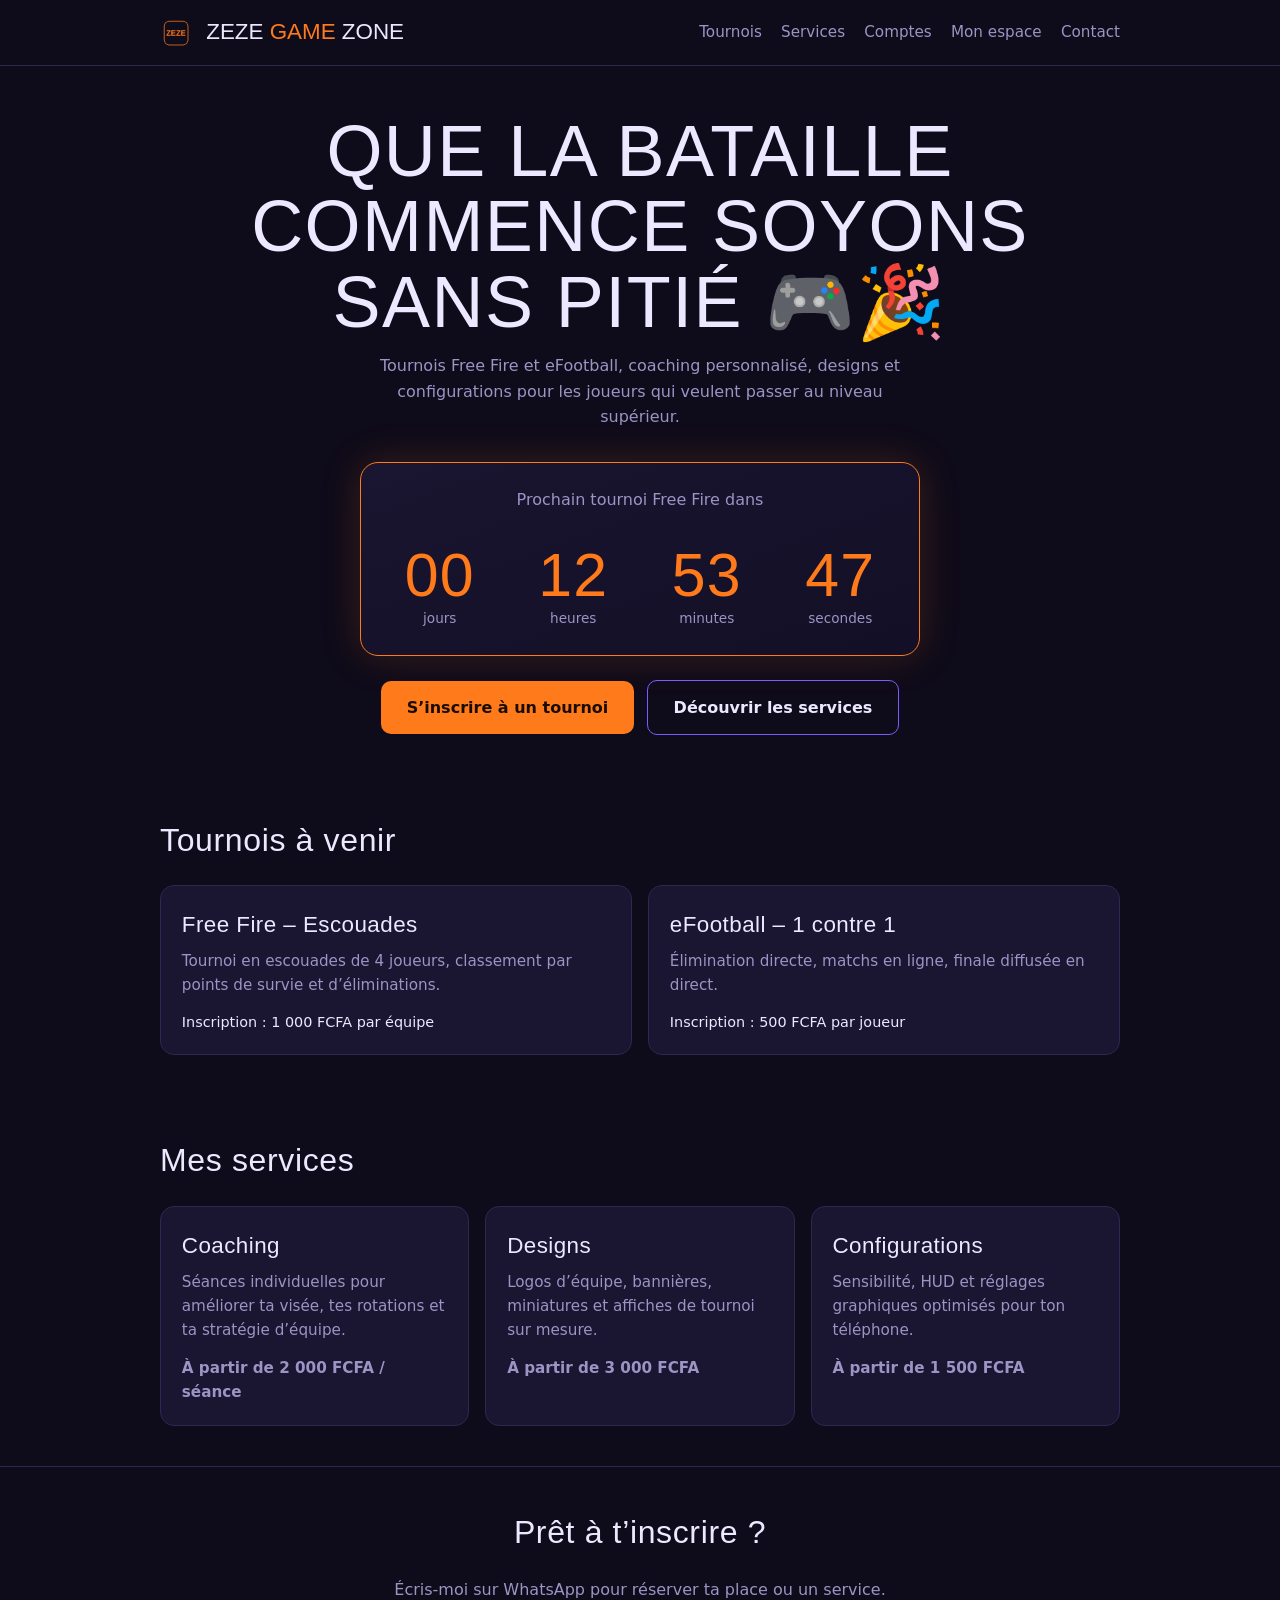
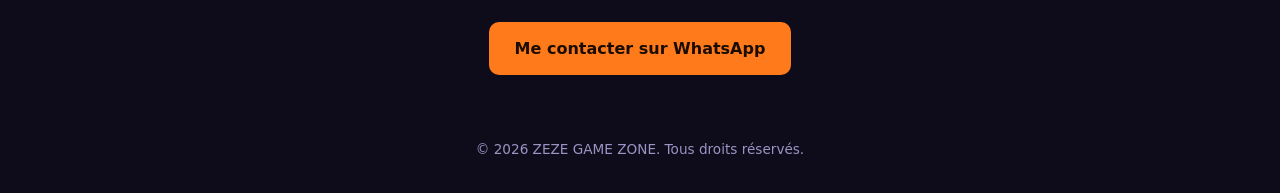
<file: index.html>
<!DOCTYPE html>
<html lang="fr">
<head>
<meta charset="UTF-8">
<meta name="viewport" content="width=device-width, initial-scale=1">
<title>ZEZE GAME ZONE – Tournois Free Fire et eFootball</title>
<style>
  /* ===== 1. Variables : modifie les couleurs ici ===== */
  :root {
    --fond: #0e0b1a;
    --carte: #1a1530;
    --ligne: #2e2750;
    --texte: #ece8ff;
    --discret: #9b94c4;
    --accent: #ff7a1a;
    --accent-2: #7c5cff;
  }
  * { box-sizing: border-box; margin: 0; padding: 0; }
  html { scroll-behavior: smooth; }
  body {
    background: var(--fond);
    color: var(--texte);
    font-family: system-ui, -apple-system, "Segoe UI", Roboto, sans-serif;
    line-height: 1.6;
  }
  h1, h2, h3, .chiffre {
    font-family: "Impact", "Arial Narrow", "Roboto Condensed", sans-serif;
    letter-spacing: .02em;
    font-weight: 400;
  }
  a { color: inherit; text-decoration: none; }
  :focus-visible { outline: 3px solid var(--accent); outline-offset: 3px; }
  .conteneur { width: min(100% - 2rem, 960px); margin-inline: auto; }

  /* ===== 2. Barre de navigation ===== */
  header { border-bottom: 1px solid var(--ligne); }
  nav { display: flex; flex-wrap: wrap; justify-content: space-between; align-items: center; gap: 1rem; padding: .9rem 0; }
  .logo { font-family: "Impact", sans-serif; font-size: 1.4rem; }
  .logo img { vertical-align: middle; margin-right: .5rem; }
  .logo span { color: var(--accent); }
  nav ul { display: flex; gap: 1.2rem; list-style: none; font-size: .95rem; color: var(--discret); }
  nav a:hover { color: var(--texte); }

  /* ===== 3. Hero + compteur ===== */
  .hero { padding: 3rem 0 2.5rem; text-align: center; }
  .hero h1 { font-size: clamp(2.4rem, 9vw, 4.5rem); line-height: 1.05; margin-bottom: .8rem; }
  .hero p { color: var(--discret); max-width: 34rem; margin: 0 auto 2rem; }

  .compteur-boite {
    background: linear-gradient(160deg, var(--carte), #130f26);
    border: 1px solid var(--accent);
    border-radius: 18px;
    padding: 1.5rem 1rem;
    box-shadow: 0 0 40px rgba(255, 122, 26, .18);
    max-width: 560px;
    margin: 0 auto 1.5rem;
  }
  .compteur-titre { color: var(--discret); margin-bottom: 1rem; }
  .compteur { display: grid; grid-template-columns: repeat(4, 1fr); gap: .5rem; }
  .chiffre { display: block; font-size: clamp(2.2rem, 11vw, 3.8rem); color: var(--accent); line-height: 1; }
  .unite { font-size: .85rem; color: var(--discret); }

  .bouton {
    display: inline-block;
    background: var(--accent);
    color: #1a0d00;
    font-weight: 700;
    padding: .85rem 1.6rem;
    border-radius: 10px;
    transition: transform .15s;
  }
  .bouton:hover { transform: translateY(-2px); }
  .bouton.secondaire { background: transparent; color: var(--texte); border: 1px solid var(--accent-2); margin-left: .5rem; }

  /* ===== 4. Sections ===== */
  section { padding: 2.5rem 0; }
  section h2 { font-size: 2rem; margin-bottom: 1.2rem; }
  .grille { display: grid; gap: 1rem; grid-template-columns: repeat(auto-fit, minmax(240px, 1fr)); }
  .carte {
    background: var(--carte);
    border: 1px solid var(--ligne);
    border-radius: 14px;
    padding: 1.3rem;
  }
  .carte h3 { font-size: 1.4rem; margin-bottom: .4rem; }
  .carte p { color: var(--discret); font-size: .95rem; }
  .carte .detail { margin-top: .8rem; color: var(--texte); font-size: .9rem; }
  .prix { color: var(--accent); font-weight: 700; margin-top: .8rem; }

  /* ===== 5. Contact + pied de page ===== */
  .contact { text-align: center; border-top: 1px solid var(--ligne); }
  .contact p { color: var(--discret); margin-bottom: 1.2rem; }
  footer { text-align: center; color: var(--discret); font-size: .85rem; padding: 1.5rem 0 2rem; }

  @media (max-width: 520px) {
    nav ul { gap: .8rem; font-size: .85rem; }
    .bouton.secondaire { margin: .6rem 0 0; }
  }
  @media (prefers-reduced-motion: reduce) { * { transition: none !important; scroll-behavior: auto !important; } }
</style>
<link rel="icon" type="image/png" href="icon-192.png">
<link rel="manifest" href="manifest.json">
<meta name="theme-color" content="#0e0b1a">
<link rel="apple-touch-icon" href="icon-192.png">
</head>
<body>

<header>
  <nav class="conteneur">
    <a href="#haut" class="logo"><img src="icon-192.png" alt="" width="32" height="32"> ZEZE <span>GAME</span> ZONE</a>
    <ul>
      <li><a href="#tournois">Tournois</a></li>
      <li><a href="services.html">Services</a></li>
      <li><a href="comptes.html">Comptes</a></li>
      <li><a href="connexion.html">Mon espace</a></li>
      <li><a href="#contact">Contact</a></li>
    </ul>
  </nav>
</header>

<main id="haut">
  <!-- HERO + COMPTEUR -->
  <div class="hero conteneur">
    <h1>QUE LA BATAILLE COMMENCE SOYONS SANS PITIÉ 🎮🎉</h1>
    <p>Tournois Free Fire et eFootball, coaching personnalisé, designs et configurations pour les joueurs qui veulent passer au niveau supérieur.</p>

    <div class="compteur-boite">
      <p class="compteur-titre" id="nom-tournoi">Prochain tournoi Free Fire dans</p>
      <div class="compteur" role="timer" aria-live="off">
        <div><span class="chiffre" id="jours">00</span><span class="unite">jours</span></div>
        <div><span class="chiffre" id="heures">00</span><span class="unite">heures</span></div>
        <div><span class="chiffre" id="minutes">00</span><span class="unite">minutes</span></div>
        <div><span class="chiffre" id="secondes">00</span><span class="unite">secondes</span></div>
      </div>
    </div>

    <a href="inscription.html" class="bouton">S’inscrire à un tournoi</a>
    <a href="services.html" class="bouton secondaire">Découvrir les services</a>
  </div>

  <!-- TOURNOIS -->
  <section id="tournois" class="conteneur">
    <h2>Tournois à venir</h2>
    <div class="grille">
      <article class="carte">
        <h3>Free Fire – Escouades</h3>
        <p>Tournoi en escouades de 4 joueurs, classement par points de survie et d’éliminations.</p>
        <p class="detail">Inscription : 1 000 FCFA par équipe</p>
      </article>
      <article class="carte">
        <h3>eFootball – 1 contre 1</h3>
        <p>Élimination directe, matchs en ligne, finale diffusée en direct.</p>
        <p class="detail">Inscription : 500 FCFA par joueur</p>
      </article>
    </div>
  </section>

  <!-- SERVICES -->
  <section id="services" class="conteneur">
    <h2>Mes services</h2>
    <div class="grille">
      <article class="carte">
        <h3>Coaching</h3>
        <p>Séances individuelles pour améliorer ta visée, tes rotations et ta stratégie d’équipe.</p>
        <p class="prix">À partir de 2 000 FCFA / séance</p>
      </article>
      <article class="carte">
        <h3>Designs</h3>
        <p>Logos d’équipe, bannières, miniatures et affiches de tournoi sur mesure.</p>
        <p class="prix">À partir de 3 000 FCFA</p>
      </article>
      <article class="carte">
        <h3>Configurations</h3>
        <p>Sensibilité, HUD et réglages graphiques optimisés pour ton téléphone.</p>
        <p class="prix">À partir de 1 500 FCFA</p>
      </article>
    </div>
  </section>

  <!-- CONTACT -->
  <section id="contact" class="contact">
    <div class="conteneur">
      <h2>Prêt à t’inscrire ?</h2>
      <p>Écris-moi sur WhatsApp pour réserver ta place ou un service.</p>
      <!-- Numéro WhatsApp : indicatif + numéro, sans + ni espaces -->
      <a class="bouton" href="https://wa.me/2250171194065">Me contacter sur WhatsApp</a>
    </div>
  </section>
</main>

<footer>© 2026 ZEZE GAME ZONE. Tous droits réservés.</footer>

<script>
  // ===== Réglages du compteur : modifie ces deux lignes =====
  const NOM_TOURNOI = "Prochain tournoi Free Fire dans";
  const DATE_TOURNOI = new Date("2026-12-05T18:00:00"); // AAAA-MM-JJ puis heure

  document.getElementById("nom-tournoi").textContent = NOM_TOURNOI;

  function deuxChiffres(n) { return String(n).padStart(2, "0"); }

  function majCompteur() {
    const reste = DATE_TOURNOI - new Date();
    if (reste <= 0) {
      document.getElementById("nom-tournoi").textContent = "Le tournoi a commencé !";
      ["jours", "heures", "minutes", "secondes"].forEach(id => {
        document.getElementById(id).textContent = "00";
      });
      return;
    }
    const s = Math.floor(reste / 1000);
    document.getElementById("jours").textContent = deuxChiffres(Math.floor(s / 86400));
    document.getElementById("heures").textContent = deuxChiffres(Math.floor((s % 86400) / 3600));
    document.getElementById("minutes").textContent = deuxChiffres(Math.floor((s % 3600) / 60));
    document.getElementById("secondes").textContent = deuxChiffres(s % 60);
  }

  majCompteur();
  setInterval(majCompteur, 1000);
</script>
<script src="pwa.js"></script>
</body>
</html>
</file>
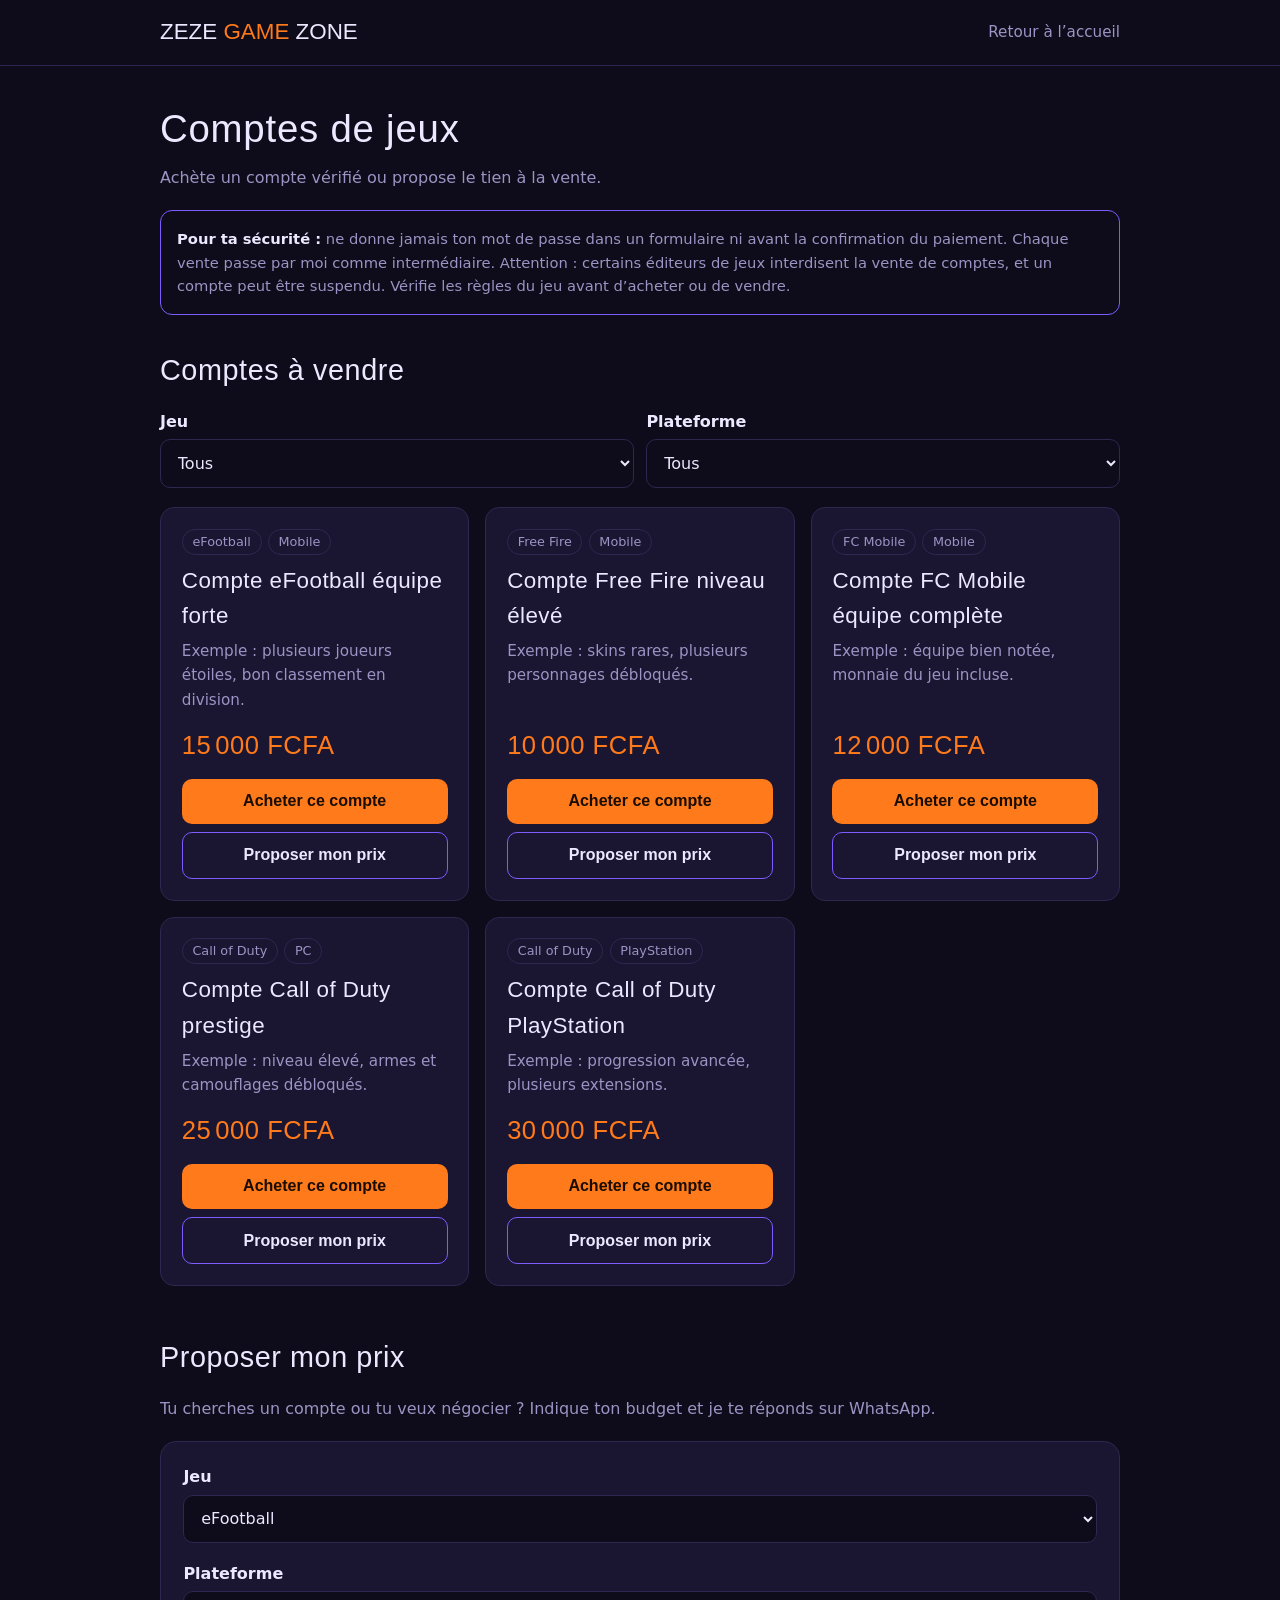
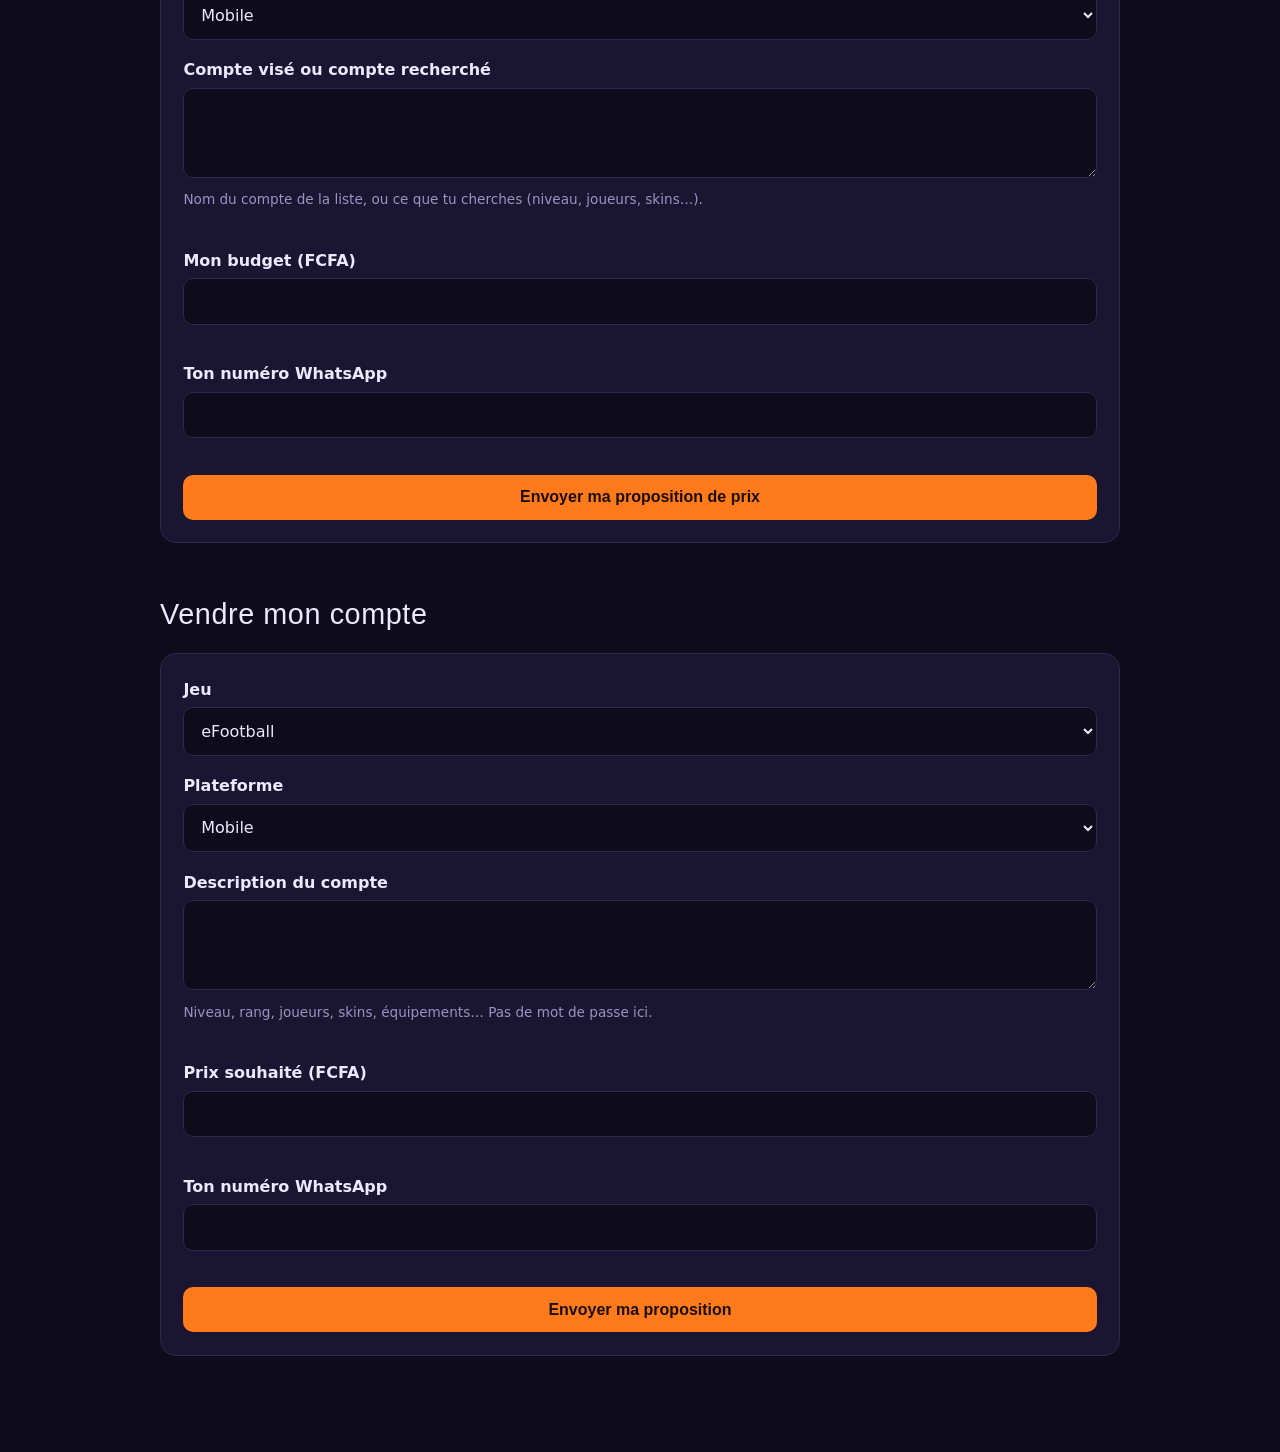
<file: comptes.html>
<!DOCTYPE html>
<html lang="fr">
<head>
<meta charset="UTF-8">
<meta name="viewport" content="width=device-width, initial-scale=1">
<title>Comptes de jeux – ZEZE GAME ZONE</title>
<style>
  :root {
    --fond: #0e0b1a;
    --carte: #1a1530;
    --ligne: #2e2750;
    --texte: #ece8ff;
    --discret: #9b94c4;
    --accent: #ff7a1a;
    --accent-2: #7c5cff;
    --erreur: #ff5c7a;
  }
  * { box-sizing: border-box; margin: 0; padding: 0; }
  body {
    background: var(--fond);
    color: var(--texte);
    font-family: system-ui, -apple-system, "Segoe UI", Roboto, sans-serif;
    line-height: 1.6;
  }
  h1, h2, h3, .prix { font-family: "Impact", "Arial Narrow", sans-serif; font-weight: 400; letter-spacing: .02em; }
  a { color: inherit; text-decoration: none; }
  :focus-visible { outline: 3px solid var(--accent); outline-offset: 3px; }
  .conteneur { width: min(100% - 2rem, 960px); margin-inline: auto; }

  header { border-bottom: 1px solid var(--ligne); }
  nav { display: flex; justify-content: space-between; align-items: center; gap: 1rem; padding: .9rem 0; }
  .logo { font-family: "Impact", sans-serif; font-size: 1.4rem; }
  .logo span { color: var(--accent); }
  nav a.retour { color: var(--discret); font-size: .95rem; }

  main { padding: 2rem 0 3rem; }
  h1 { font-size: 2.4rem; margin-bottom: .4rem; }
  h2 { font-size: 1.8rem; margin-bottom: 1rem; }
  .intro { color: var(--discret); margin-bottom: 1.2rem; }

  .avertissement {
    border: 1px solid var(--accent-2);
    border-radius: 12px;
    padding: 1rem;
    color: var(--discret);
    font-size: .92rem;
    margin-bottom: 2rem;
  }
  .avertissement strong { color: var(--texte); }

  section { margin-bottom: 3rem; }

  /* Champs et boutons */
  label { display: block; font-weight: 600; margin-bottom: .3rem; }
  input, select, textarea {
    width: 100%;
    background: var(--fond);
    color: var(--texte);
    border: 1px solid var(--ligne);
    border-radius: 10px;
    padding: .8rem;
    font-size: 1rem;
    font-family: inherit;
  }
  textarea { min-height: 90px; resize: vertical; }
  input:focus, select:focus, textarea:focus { border-color: var(--accent); }
  .invalide { border-color: var(--erreur); }
  .erreur { color: var(--erreur); font-size: .85rem; margin-top: .25rem; min-height: 1.1em; }
  .aide { color: var(--discret); font-size: .85rem; margin-top: .25rem; }
  .bouton {
    background: var(--accent);
    color: #1a0d00;
    font-weight: 700;
    font-size: 1rem;
    border: 0;
    border-radius: 10px;
    padding: .85rem;
    cursor: pointer;
  }
  .bouton:hover { filter: brightness(1.08); }
  .bouton.secondaire { background: transparent; color: var(--texte); border: 1px solid var(--accent-2); }
  .boutons-carte { display: grid; gap: .5rem; }

  /* Filtres */
  .filtres { display: grid; gap: .8rem; grid-template-columns: 1fr 1fr; margin-bottom: 1.2rem; }

  /* Cartes */
  .grille { display: grid; gap: 1rem; grid-template-columns: repeat(auto-fit, minmax(260px, 1fr)); }
  .carte {
    background: var(--carte);
    border: 1px solid var(--ligne);
    border-radius: 14px;
    padding: 1.3rem;
    display: flex;
    flex-direction: column;
  }
  .etiquettes { display: flex; gap: .4rem; flex-wrap: wrap; margin-bottom: .5rem; }
  .etiquette { font-size: .8rem; border: 1px solid var(--ligne); border-radius: 999px; padding: .1rem .6rem; color: var(--discret); }
  .carte h3 { font-size: 1.4rem; margin-bottom: .3rem; }
  .carte p.desc { color: var(--discret); font-size: .95rem; flex-grow: 1; }
  .prix { color: var(--accent); font-size: 1.6rem; margin: .8rem 0; }
  .vide { color: var(--discret); grid-column: 1 / -1; }

  /* Formulaire de vente */
  form {
    background: var(--carte);
    border: 1px solid var(--ligne);
    border-radius: 16px;
    padding: 1.4rem;
    display: grid;
    gap: 1.1rem;
  }
</style>
<link rel="manifest" href="manifest.json">
<meta name="theme-color" content="#0e0b1a">
<link rel="apple-touch-icon" href="icon-192.png">
</head>
<body>

<header>
  <nav class="conteneur">
    <a href="index.html" class="logo">ZEZE <span>GAME</span> ZONE</a>
    <a href="index.html" class="retour">Retour à l’accueil</a>
  </nav>
</header>

<main class="conteneur">
  <h1>Comptes de jeux</h1>
  <p class="intro">Achète un compte vérifié ou propose le tien à la vente.</p>

  <div class="avertissement">
    <strong>Pour ta sécurité :</strong> ne donne jamais ton mot de passe dans un formulaire ni avant la confirmation du paiement.
    Chaque vente passe par moi comme intermédiaire. Attention : certains éditeurs de jeux interdisent la vente de comptes,
    et un compte peut être suspendu. Vérifie les règles du jeu avant d’acheter ou de vendre.
  </div>

  <!-- ===== ACHETER ===== -->
  <section id="acheter">
    <h2>Comptes à vendre</h2>

    <div class="filtres">
      <div>
        <label for="filtre-jeu">Jeu</label>
        <select id="filtre-jeu"></select>
      </div>
      <div>
        <label for="filtre-plateforme">Plateforme</label>
        <select id="filtre-plateforme"></select>
      </div>
    </div>

    <div class="grille" id="grille"></div>
  </section>

  <!-- ===== PROPOSER UN PRIX ===== -->
  <section id="offre">
    <h2>Proposer mon prix</h2>
    <p class="intro">Tu cherches un compte ou tu veux négocier ? Indique ton budget et je te réponds sur WhatsApp.</p>
    <form id="formulaire-offre" novalidate>
      <div>
        <label for="offre-jeu">Jeu</label>
        <select id="offre-jeu"></select>
      </div>
      <div>
        <label for="offre-plateforme">Plateforme</label>
        <select id="offre-plateforme"></select>
      </div>
      <div>
        <label for="offre-details">Compte visé ou compte recherché</label>
        <textarea id="offre-details"></textarea>
        <p class="aide">Nom du compte de la liste, ou ce que tu cherches (niveau, joueurs, skins…).</p>
        <p class="erreur" id="err-offre-details"></p>
      </div>
      <div>
        <label for="offre-budget">Mon budget (FCFA)</label>
        <input id="offre-budget" type="text" inputmode="numeric">
        <p class="erreur" id="err-offre-budget"></p>
      </div>
      <div>
        <label for="offre-whatsapp">Ton numéro WhatsApp</label>
        <input id="offre-whatsapp" type="tel" autocomplete="tel">
        <p class="erreur" id="err-offre-whatsapp"></p>
      </div>
      <button type="submit" class="bouton">Envoyer ma proposition de prix</button>
    </form>
  </section>

  <!-- ===== VENDRE ===== -->
  <section id="vendre">
    <h2>Vendre mon compte</h2>
    <form id="formulaire" novalidate>
      <div>
        <label for="jeu">Jeu</label>
        <select id="jeu"></select>
      </div>
      <div>
        <label for="plateforme">Plateforme</label>
        <select id="plateforme"></select>
      </div>
      <div>
        <label for="description">Description du compte</label>
        <textarea id="description"></textarea>
        <p class="aide">Niveau, rang, joueurs, skins, équipements… Pas de mot de passe ici.</p>
        <p class="erreur" id="err-description"></p>
      </div>
      <div>
        <label for="prix-voulu">Prix souhaité (FCFA)</label>
        <input id="prix-voulu" type="text" inputmode="numeric">
        <p class="erreur" id="err-prix-voulu"></p>
      </div>
      <div>
        <label for="whatsapp">Ton numéro WhatsApp</label>
        <input id="whatsapp" type="tel" autocomplete="tel">
        <p class="erreur" id="err-whatsapp"></p>
      </div>
      <button type="submit" class="bouton">Envoyer ma proposition</button>
    </form>
  </section>
</main>

<script>
  // ===== Réglage : ton numéro WhatsApp (indicatif + numéro, sans + ni espaces) =====
  const NUMERO_ORGANISATEUR = "2250171194065";

  const JEUX = ["eFootball", "Free Fire", "FC Mobile", "Call of Duty"];
  const PLATEFORMES = ["Mobile", "PC", "PlayStation"];

  // ===== Catalogue : EXEMPLES à remplacer par tes vrais comptes vérifiés =====
  const COMPTES = [
    { jeu: "eFootball", plateforme: "Mobile", titre: "Compte eFootball équipe forte",
      desc: "Exemple : plusieurs joueurs étoiles, bon classement en division.", prix: 15000 },
    { jeu: "Free Fire", plateforme: "Mobile", titre: "Compte Free Fire niveau élevé",
      desc: "Exemple : skins rares, plusieurs personnages débloqués.", prix: 10000 },
    { jeu: "FC Mobile", plateforme: "Mobile", titre: "Compte FC Mobile équipe complète",
      desc: "Exemple : équipe bien notée, monnaie du jeu incluse.", prix: 12000 },
    { jeu: "Call of Duty", plateforme: "PC", titre: "Compte Call of Duty prestige",
      desc: "Exemple : niveau élevé, armes et camouflages débloqués.", prix: 25000 },
    { jeu: "Call of Duty", plateforme: "PlayStation", titre: "Compte Call of Duty PlayStation",
      desc: "Exemple : progression avancée, plusieurs extensions.", prix: 30000 }
  ];

  function formaterPrix(n) { return n.toLocaleString("fr-FR") + " FCFA"; }

  function ouvrirWhatsApp(message) {
    window.location.href = "https://wa.me/" + NUMERO_ORGANISATEUR + "?text=" + encodeURIComponent(message);
  }

  // Remplit une liste déroulante
  function remplirSelect(select, options, avecTout) {
    if (avecTout) select.add(new Option("Tous", "Tous"));
    options.forEach(o => select.add(new Option(o, o)));
  }

  const filtreJeu = document.getElementById("filtre-jeu");
  const filtrePlateforme = document.getElementById("filtre-plateforme");
  const grille = document.getElementById("grille");

  remplirSelect(filtreJeu, JEUX, true);
  remplirSelect(filtrePlateforme, PLATEFORMES, true);
  remplirSelect(document.getElementById("jeu"), JEUX, false);
  remplirSelect(document.getElementById("plateforme"), PLATEFORMES, false);
  remplirSelect(document.getElementById("offre-jeu"), JEUX, false);
  remplirSelect(document.getElementById("offre-plateforme"), PLATEFORMES, false);

  function ajouter(parent, balise, classe, texte) {
    const el = document.createElement(balise);
    if (classe) el.className = classe;
    el.textContent = texte;
    parent.appendChild(el);
    return el;
  }

  function afficherComptes() {
    grille.innerHTML = "";
    const liste = COMPTES.filter(c =>
      (filtreJeu.value === "Tous" || c.jeu === filtreJeu.value) &&
      (filtrePlateforme.value === "Tous" || c.plateforme === filtrePlateforme.value)
    );

    if (liste.length === 0) {
      ajouter(grille, "p", "vide", "Aucun compte pour ces filtres. Essaie un autre jeu ou une autre plateforme.");
      return;
    }

    liste.forEach(c => {
      const carte = document.createElement("article");
      carte.className = "carte";

      const etiquettes = document.createElement("div");
      etiquettes.className = "etiquettes";
      ajouter(etiquettes, "span", "etiquette", c.jeu);
      ajouter(etiquettes, "span", "etiquette", c.plateforme);
      carte.appendChild(etiquettes);

      ajouter(carte, "h3", "", c.titre);
      ajouter(carte, "p", "desc", c.desc);
      ajouter(carte, "p", "prix", formaterPrix(c.prix));

      const boutons = document.createElement("div");
      boutons.className = "boutons-carte";
      carte.appendChild(boutons);

      const bouton = ajouter(boutons, "button", "bouton", "Acheter ce compte");
      bouton.addEventListener("click", () => {
        ouvrirWhatsApp("Bonjour, je suis intéressé par ce compte : " + c.titre +
          " (" + c.jeu + ", " + c.plateforme + ") à " + formaterPrix(c.prix) + ".");
      });

      // Pré-remplit le formulaire de proposition avec ce compte, puis y fait défiler la page
      const offre = ajouter(boutons, "button", "bouton secondaire", "Proposer mon prix");
      offre.addEventListener("click", () => {
        document.getElementById("offre-jeu").value = c.jeu;
        document.getElementById("offre-plateforme").value = c.plateforme;
        document.getElementById("offre-details").value = c.titre;
        document.getElementById("offre").scrollIntoView({ behavior: "smooth" });
        document.getElementById("offre-budget").focus({ preventScroll: true });
      });

      grille.appendChild(carte);
    });
  }

  filtreJeu.addEventListener("change", afficherComptes);
  filtrePlateforme.addEventListener("change", afficherComptes);
  afficherComptes();

  // ===== Formulaire de vente =====
  function erreur(id, message) {
    document.getElementById("err-" + id).textContent = message;
    document.getElementById(id).classList.toggle("invalide", message !== "");
    return message === "";
  }

  document.getElementById("formulaire").addEventListener("submit", function (e) {
    e.preventDefault();

    const jeu = document.getElementById("jeu").value;
    const plateforme = document.getElementById("plateforme").value;
    const description = document.getElementById("description").value.trim();
    const prixVoulu = document.getElementById("prix-voulu").value.trim();
    const whatsapp = document.getElementById("whatsapp").value.trim();

    const ok = [
      erreur("description", description.length < 15 ? "Décris ton compte (15 caractères minimum)." : ""),
      erreur("prix-voulu", !/^\d{3,}$/.test(prixVoulu) ? "Entre un prix en chiffres, par exemple 10000." : ""),
      erreur("whatsapp", !/^\+?\d[\d\s]{7,}$/.test(whatsapp) ? "Entre un numéro valide (8 chiffres minimum)." : "")
    ].every(Boolean);

    if (!ok) return;

    ouvrirWhatsApp("Bonjour, je veux vendre mon compte.\n" +
      "Jeu : " + jeu + "\n" +
      "Plateforme : " + plateforme + "\n" +
      "Description : " + description + "\n" +
      "Prix souhaité : " + formaterPrix(Number(prixVoulu)) + "\n" +
      "Mon WhatsApp : " + whatsapp);
  });

  // ===== Formulaire de proposition de prix =====
  document.getElementById("formulaire-offre").addEventListener("submit", function (e) {
    e.preventDefault();

    const jeu = document.getElementById("offre-jeu").value;
    const plateforme = document.getElementById("offre-plateforme").value;
    const details = document.getElementById("offre-details").value.trim();
    const budget = document.getElementById("offre-budget").value.trim();
    const whatsapp = document.getElementById("offre-whatsapp").value.trim();

    const ok = [
      erreur("offre-details", details.length < 10 ? "Indique le compte visé ou ce que tu cherches (10 caractères minimum)." : ""),
      erreur("offre-budget", !/^\d{3,}$/.test(budget) ? "Entre ton budget en chiffres, par exemple 8000." : ""),
      erreur("offre-whatsapp", !/^\+?\d[\d\s]{7,}$/.test(whatsapp) ? "Entre un numéro valide (8 chiffres minimum)." : "")
    ].every(Boolean);

    if (!ok) return;

    ouvrirWhatsApp("Bonjour, je veux proposer un prix pour un compte.\n" +
      "Jeu : " + jeu + "\n" +
      "Plateforme : " + plateforme + "\n" +
      "Compte visé ou recherché : " + details + "\n" +
      "Mon budget : " + formaterPrix(Number(budget)) + "\n" +
      "Mon WhatsApp : " + whatsapp);
  });
</script>
<script src="pwa.js"></script>
</body>
</html>
</file>
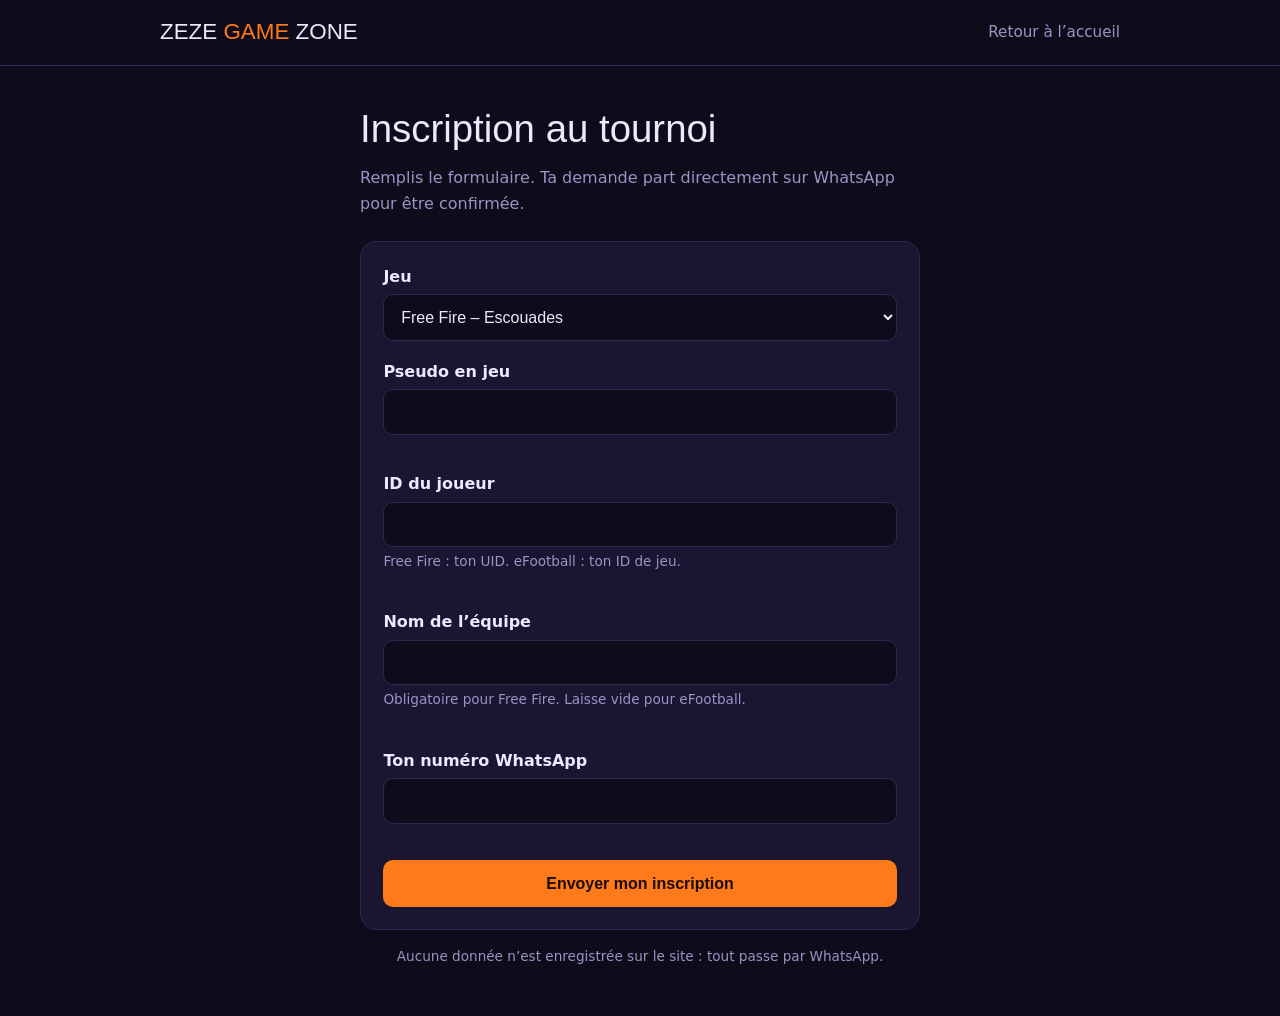
<file: inscription.html>
<!DOCTYPE html>
<html lang="fr">
<head>
<meta charset="UTF-8">
<meta name="viewport" content="width=device-width, initial-scale=1">
<title>Inscription – ZEZE GAME ZONE</title>
<style>
  :root {
    --fond: #0e0b1a;
    --carte: #1a1530;
    --ligne: #2e2750;
    --texte: #ece8ff;
    --discret: #9b94c4;
    --accent: #ff7a1a;
    --accent-2: #7c5cff;
    --erreur: #ff5c7a;
  }
  * { box-sizing: border-box; margin: 0; padding: 0; }
  body {
    background: var(--fond);
    color: var(--texte);
    font-family: system-ui, -apple-system, "Segoe UI", Roboto, sans-serif;
    line-height: 1.6;
  }
  h1 { font-family: "Impact", "Arial Narrow", sans-serif; font-weight: 400; font-size: 2.4rem; margin-bottom: .4rem; }
  a { color: inherit; text-decoration: none; }
  :focus-visible { outline: 3px solid var(--accent); outline-offset: 3px; }
  .conteneur { width: min(100% - 2rem, 560px); margin-inline: auto; }

  header { border-bottom: 1px solid var(--ligne); }
  nav { display: flex; justify-content: space-between; align-items: center; padding: .9rem 0; width: min(100% - 2rem, 960px); margin-inline: auto; }
  .logo { font-family: "Impact", sans-serif; font-size: 1.4rem; }
  .logo span { color: var(--accent); }
  nav a.retour { color: var(--discret); font-size: .95rem; }

  main { padding: 2rem 0 3rem; }
  .intro { color: var(--discret); margin-bottom: 1.5rem; }

  form {
    background: var(--carte);
    border: 1px solid var(--ligne);
    border-radius: 16px;
    padding: 1.4rem;
    display: grid;
    gap: 1.1rem;
  }
  label { display: block; font-weight: 600; margin-bottom: .3rem; }
  input, select {
    width: 100%;
    background: var(--fond);
    color: var(--texte);
    border: 1px solid var(--ligne);
    border-radius: 10px;
    padding: .8rem;
    font-size: 1rem;
  }
  input:focus, select:focus { border-color: var(--accent); }
  .aide { color: var(--discret); font-size: .85rem; margin-top: .25rem; }
  .erreur { color: var(--erreur); font-size: .85rem; margin-top: .25rem; min-height: 1.1em; }
  .invalide { border-color: var(--erreur); }

  button {
    background: var(--accent);
    color: #1a0d00;
    font-weight: 700;
    font-size: 1rem;
    border: 0;
    border-radius: 10px;
    padding: .9rem;
    cursor: pointer;
  }
  button:hover { filter: brightness(1.08); }
  .note { color: var(--discret); font-size: .85rem; text-align: center; margin-top: 1rem; }
</style>
<link rel="manifest" href="manifest.json">
<meta name="theme-color" content="#0e0b1a">
<link rel="apple-touch-icon" href="icon-192.png">
</head>
<body>

<header>
  <nav>
    <a href="index.html" class="logo">ZEZE <span>GAME</span> ZONE</a>
    <a href="index.html" class="retour">Retour à l’accueil</a>
  </nav>
</header>

<main class="conteneur">
  <h1>Inscription au tournoi</h1>
  <p class="intro">Remplis le formulaire. Ta demande part directement sur WhatsApp pour être confirmée.</p>

  <form id="formulaire" novalidate>
    <div>
      <label for="jeu">Jeu</label>
      <select id="jeu" name="jeu">
        <option value="Free Fire">Free Fire – Escouades</option>
        <option value="eFootball">eFootball – 1 contre 1</option>
      </select>
    </div>

    <div>
      <label for="pseudo">Pseudo en jeu</label>
      <input id="pseudo" name="pseudo" type="text" autocomplete="nickname" required>
      <p class="erreur" id="err-pseudo"></p>
    </div>

    <div>
      <label for="idjoueur">ID du joueur</label>
      <input id="idjoueur" name="idjoueur" type="text" inputmode="numeric" required>
      <p class="aide">Free Fire : ton UID. eFootball : ton ID de jeu.</p>
      <p class="erreur" id="err-idjoueur"></p>
    </div>

    <div id="bloc-equipe">
      <label for="equipe">Nom de l’équipe</label>
      <input id="equipe" name="equipe" type="text">
      <p class="aide">Obligatoire pour Free Fire. Laisse vide pour eFootball.</p>
      <p class="erreur" id="err-equipe"></p>
    </div>

    <div>
      <label for="whatsapp">Ton numéro WhatsApp</label>
      <input id="whatsapp" name="whatsapp" type="tel" autocomplete="tel" required>
      <p class="erreur" id="err-whatsapp"></p>
    </div>

    <button type="submit">Envoyer mon inscription</button>
  </form>

  <p class="note">Aucune donnée n’est enregistrée sur le site : tout passe par WhatsApp.</p>
</main>

<script>
  // ===== Réglage : ton numéro WhatsApp d'organisateur (indicatif + numéro, sans + ni espaces) =====
  const NUMERO_ORGANISATEUR = "2250171194065";

  const formulaire = document.getElementById("formulaire");
  const champJeu = document.getElementById("jeu");
  const blocEquipe = document.getElementById("bloc-equipe");

  // Cache le champ équipe si le jeu choisi est eFootball
  function majEquipe() {
    blocEquipe.style.display = champJeu.value === "Free Fire" ? "block" : "none";
  }
  champJeu.addEventListener("change", majEquipe);
  majEquipe();

  function erreur(id, message) {
    document.getElementById("err-" + id).textContent = message;
    document.getElementById(id).classList.toggle("invalide", message !== "");
    return message === "";
  }

  formulaire.addEventListener("submit", function (e) {
    e.preventDefault(); // empêche le rechargement de la page

    const jeu = champJeu.value;
    const pseudo = document.getElementById("pseudo").value.trim();
    const idjoueur = document.getElementById("idjoueur").value.trim();
    const equipe = document.getElementById("equipe").value.trim();
    const whatsapp = document.getElementById("whatsapp").value.trim();

    // Vérifications : on les fait toutes pour afficher toutes les erreurs d'un coup
    const ok = [
      erreur("pseudo", pseudo.length < 2 ? "Entre ton pseudo (2 caractères minimum)." : ""),
      erreur("idjoueur", !/^\d{5,}$/.test(idjoueur) ? "L’ID doit contenir au moins 5 chiffres." : ""),
      erreur("equipe", jeu === "Free Fire" && equipe === "" ? "Entre le nom de ton équipe." : ""),
      erreur("whatsapp", !/^\+?\d[\d\s]{7,}$/.test(whatsapp) ? "Entre un numéro valide (8 chiffres minimum)." : "")
    ].every(Boolean);

    if (!ok) return;

    // Construction du message WhatsApp
    let message = "Bonjour, je veux m’inscrire au tournoi " + jeu + ".\n";
    message += "Pseudo : " + pseudo + "\n";
    message += "ID joueur : " + idjoueur + "\n";
    if (jeu === "Free Fire") message += "Équipe : " + equipe + "\n";
    message += "Mon WhatsApp : " + whatsapp;

    window.location.href = "https://wa.me/" + NUMERO_ORGANISATEUR + "?text=" + encodeURIComponent(message);
  });
</script>
<script src="pwa.js"></script>
</body>
</html>
</file>
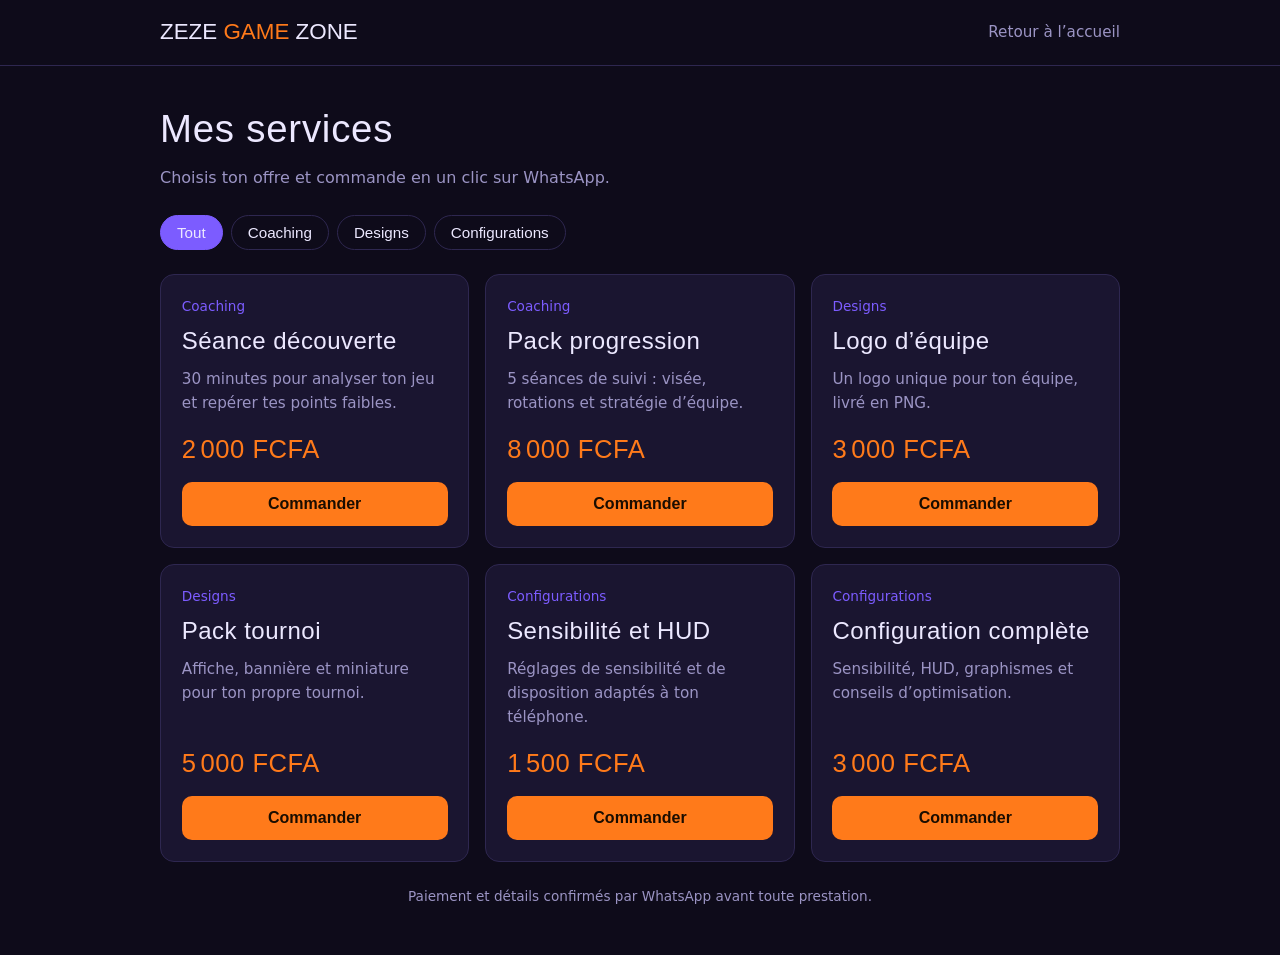
<file: services.html>
<!DOCTYPE html>
<html lang="fr">
<head>
<meta charset="UTF-8">
<meta name="viewport" content="width=device-width, initial-scale=1">
<title>Services – ZEZE GAME ZONE</title>
<style>
  :root {
    --fond: #0e0b1a;
    --carte: #1a1530;
    --ligne: #2e2750;
    --texte: #ece8ff;
    --discret: #9b94c4;
    --accent: #ff7a1a;
    --accent-2: #7c5cff;
  }
  * { box-sizing: border-box; margin: 0; padding: 0; }
  body {
    background: var(--fond);
    color: var(--texte);
    font-family: system-ui, -apple-system, "Segoe UI", Roboto, sans-serif;
    line-height: 1.6;
  }
  h1, h3, .prix { font-family: "Impact", "Arial Narrow", sans-serif; font-weight: 400; letter-spacing: .02em; }
  a { color: inherit; text-decoration: none; }
  :focus-visible { outline: 3px solid var(--accent); outline-offset: 3px; }
  .conteneur { width: min(100% - 2rem, 960px); margin-inline: auto; }

  header { border-bottom: 1px solid var(--ligne); }
  nav { display: flex; justify-content: space-between; align-items: center; gap: 1rem; padding: .9rem 0; }
  .logo { font-family: "Impact", sans-serif; font-size: 1.4rem; }
  .logo span { color: var(--accent); }
  nav a.retour { color: var(--discret); font-size: .95rem; }

  main { padding: 2rem 0 3rem; }
  h1 { font-size: 2.4rem; margin-bottom: .4rem; }
  .intro { color: var(--discret); margin-bottom: 1.5rem; }

  /* Boutons de filtre */
  .filtres { display: flex; flex-wrap: wrap; gap: .5rem; margin-bottom: 1.5rem; }
  .filtre {
    background: transparent;
    color: var(--texte);
    border: 1px solid var(--ligne);
    border-radius: 999px;
    padding: .5rem 1rem;
    font-size: .95rem;
    cursor: pointer;
  }
  .filtre.actif { background: var(--accent-2); border-color: var(--accent-2); }

  /* Cartes de services */
  .grille { display: grid; gap: 1rem; grid-template-columns: repeat(auto-fit, minmax(260px, 1fr)); }
  .carte {
    background: var(--carte);
    border: 1px solid var(--ligne);
    border-radius: 14px;
    padding: 1.3rem;
    display: flex;
    flex-direction: column;
  }
  .categorie { color: var(--accent-2); font-size: .85rem; margin-bottom: .3rem; }
  .carte h3 { font-size: 1.5rem; margin-bottom: .4rem; }
  .carte p.desc { color: var(--discret); font-size: .95rem; flex-grow: 1; }
  .prix { color: var(--accent); font-size: 1.6rem; margin: .8rem 0; }
  .commander {
    background: var(--accent);
    color: #1a0d00;
    font-weight: 700;
    font-size: 1rem;
    border: 0;
    border-radius: 10px;
    padding: .8rem;
    cursor: pointer;
  }
  .commander:hover { filter: brightness(1.08); }
  .note { color: var(--discret); font-size: .85rem; text-align: center; margin-top: 1.5rem; }
</style>
<link rel="manifest" href="manifest.json">
<meta name="theme-color" content="#0e0b1a">
<link rel="apple-touch-icon" href="icon-192.png">
</head>
<body>

<header>
  <nav class="conteneur">
    <a href="index.html" class="logo">ZEZE <span>GAME</span> ZONE</a>
    <a href="index.html" class="retour">Retour à l’accueil</a>
  </nav>
</header>

<main class="conteneur">
  <h1>Mes services</h1>
  <p class="intro">Choisis ton offre et commande en un clic sur WhatsApp.</p>

  <div class="filtres" id="filtres"></div>
  <div class="grille" id="grille"></div>

  <p class="note">Paiement et détails confirmés par WhatsApp avant toute prestation.</p>
</main>

<script>
  // ===== Réglage : ton numéro WhatsApp (indicatif + numéro, sans + ni espaces) =====
  const NUMERO_ORGANISATEUR = "2250171194065";

  // ===== Catalogue : ajoute, modifie ou supprime des offres ici =====
  const SERVICES = [
    { categorie: "Coaching", nom: "Séance découverte", prix: 2000,
      desc: "30 minutes pour analyser ton jeu et repérer tes points faibles." },
    { categorie: "Coaching", nom: "Pack progression", prix: 8000,
      desc: "5 séances de suivi : visée, rotations et stratégie d’équipe." },
    { categorie: "Designs", nom: "Logo d’équipe", prix: 3000,
      desc: "Un logo unique pour ton équipe, livré en PNG." },
    { categorie: "Designs", nom: "Pack tournoi", prix: 5000,
      desc: "Affiche, bannière et miniature pour ton propre tournoi." },
    { categorie: "Configurations", nom: "Sensibilité et HUD", prix: 1500,
      desc: "Réglages de sensibilité et de disposition adaptés à ton téléphone." },
    { categorie: "Configurations", nom: "Configuration complète", prix: 3000,
      desc: "Sensibilité, HUD, graphismes et conseils d’optimisation." }
  ];

  const zoneFiltres = document.getElementById("filtres");
  const zoneGrille = document.getElementById("grille");
  let filtreActuel = "Tout";

  // Formate 2000 en "2 000 FCFA"
  function formaterPrix(n) {
    return n.toLocaleString("fr-FR") + " FCFA";
  }

  // Ouvre WhatsApp avec un message prêt pour l'offre choisie
  function commander(service) {
    const message = "Bonjour, je veux commander : " + service.nom +
      " (" + service.categorie + ") à " + formaterPrix(service.prix) + ".";
    window.location.href = "https://wa.me/" + NUMERO_ORGANISATEUR + "?text=" + encodeURIComponent(message);
  }

  // Affiche les cartes selon le filtre choisi
  function afficherCartes() {
    zoneGrille.innerHTML = "";
    SERVICES
      .filter(s => filtreActuel === "Tout" || s.categorie === filtreActuel)
      .forEach(s => {
        const carte = document.createElement("article");
        carte.className = "carte";

        const cat = document.createElement("p");
        cat.className = "categorie";
        cat.textContent = s.categorie;

        const titre = document.createElement("h3");
        titre.textContent = s.nom;

        const desc = document.createElement("p");
        desc.className = "desc";
        desc.textContent = s.desc;

        const prix = document.createElement("p");
        prix.className = "prix";
        prix.textContent = formaterPrix(s.prix);

        const bouton = document.createElement("button");
        bouton.className = "commander";
        bouton.textContent = "Commander";
        bouton.addEventListener("click", () => commander(s));

        carte.append(cat, titre, desc, prix, bouton);
        zoneGrille.appendChild(carte);
      });
  }

  // Crée les boutons de filtre : Tout + une catégorie par type de service
  function creerFiltres() {
    const categories = ["Tout", ...new Set(SERVICES.map(s => s.categorie))];
    categories.forEach(nom => {
      const b = document.createElement("button");
      b.className = "filtre" + (nom === filtreActuel ? " actif" : "");
      b.textContent = nom;
      b.addEventListener("click", () => {
        filtreActuel = nom;
        document.querySelectorAll(".filtre").forEach(f => f.classList.remove("actif"));
        b.classList.add("actif");
        afficherCartes();
      });
      zoneFiltres.appendChild(b);
    });
  }

  creerFiltres();
  afficherCartes();
</script>
<script src="pwa.js"></script>
</body>
</html>
</file>
